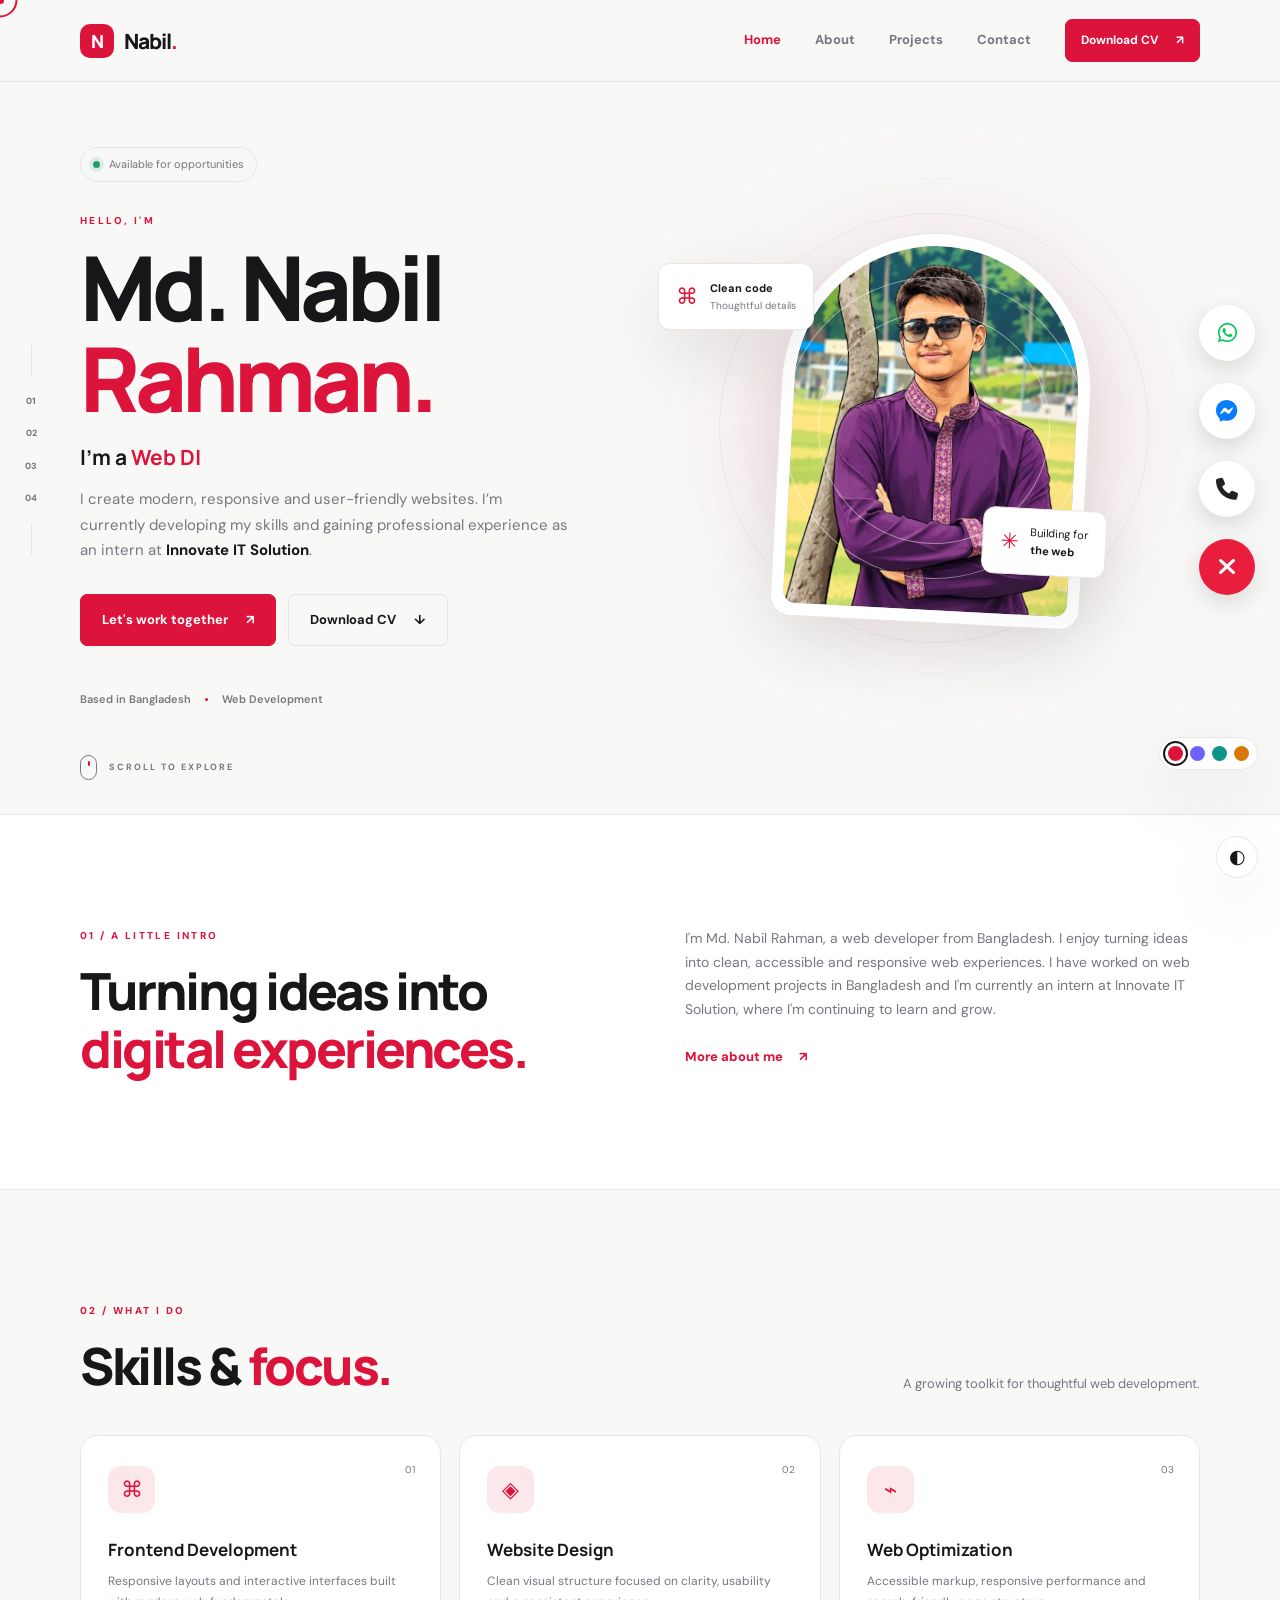
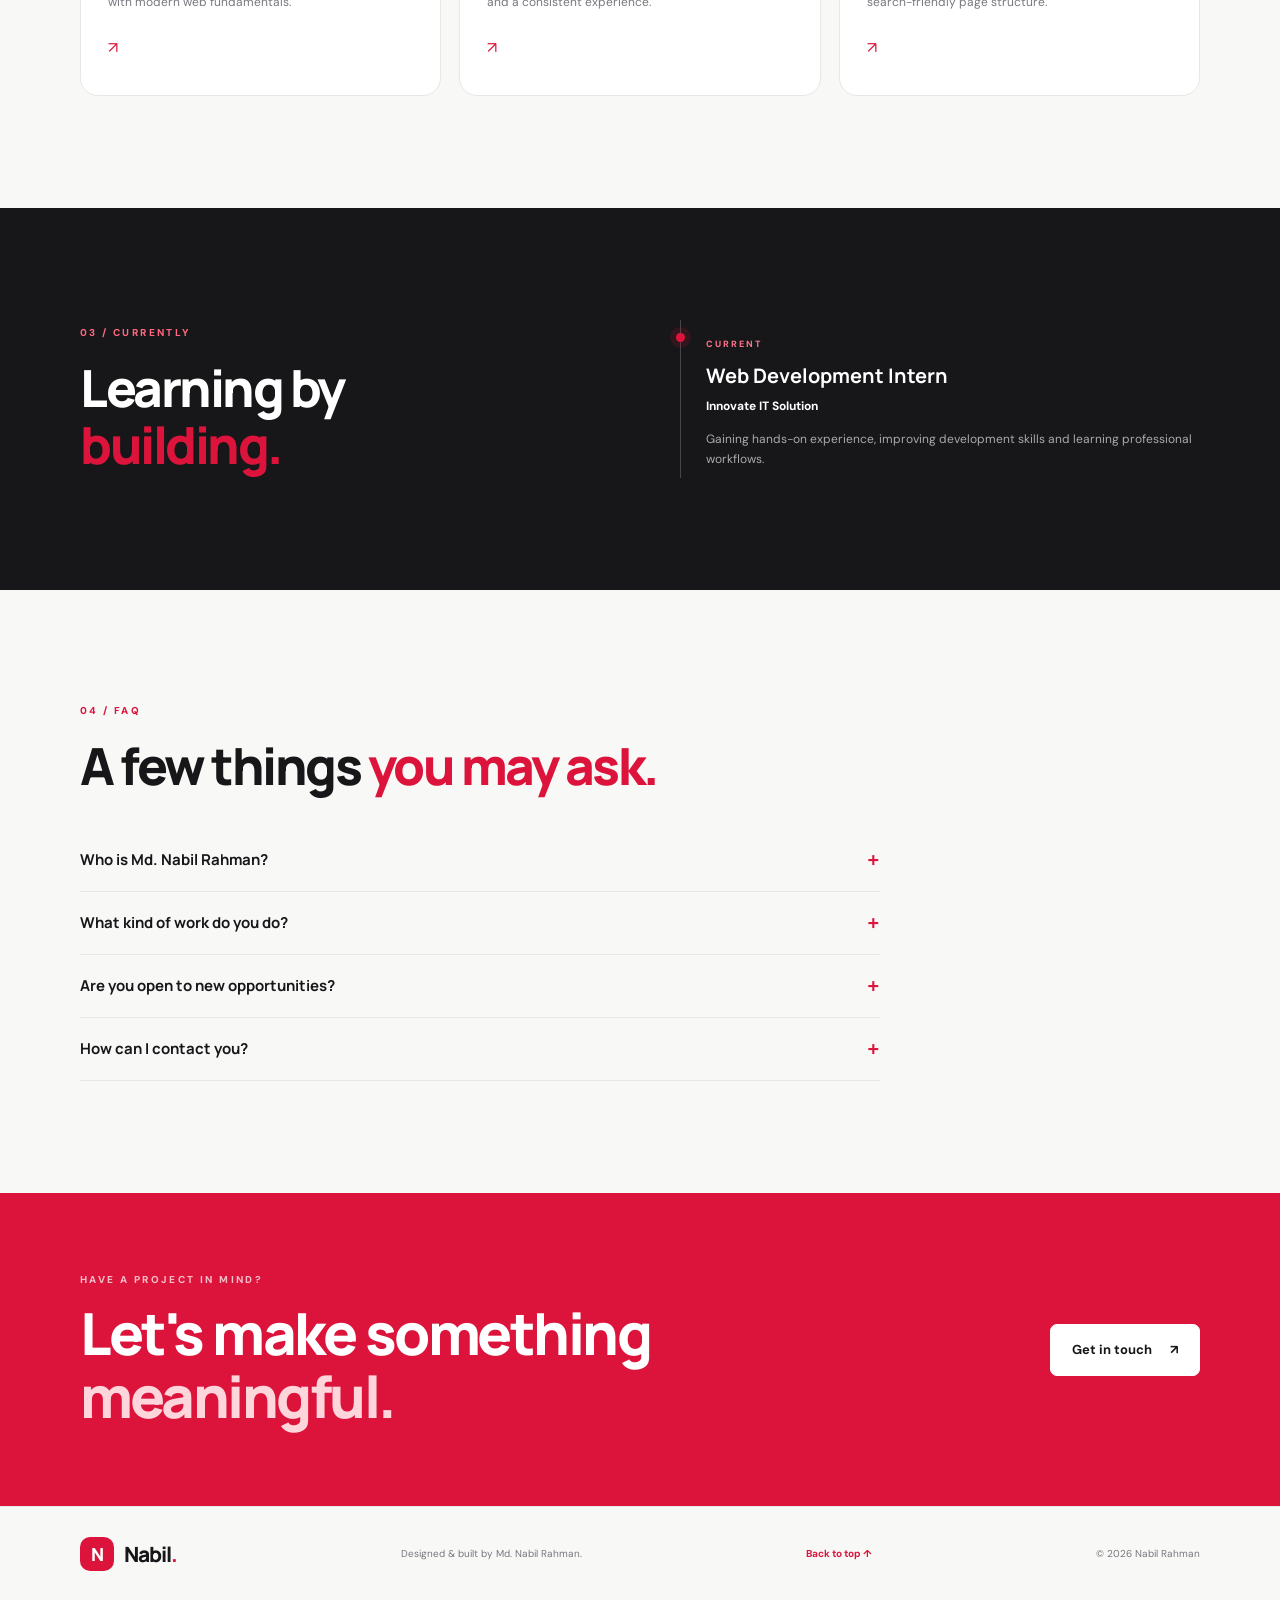
<file: index.html>
<!DOCTYPE html>
<html lang="en">

<head>
  <meta charset="UTF-8">
  <meta name="viewport" content="width=device-width, initial-scale=1.0">
  <meta name="description"
    content="Md. Nabil Rahman is a web developer from Bangladesh, currently an intern at Innovate IT Solution. Explore his skills, work and portfolio.">
  <meta name="keywords"
    content="Md. Nabil Rahman, Nabil Rahman, Web Developer Bangladesh, Frontend Developer, Web Development Portfolio">
  <meta name="author" content="Md. Nabil Rahman">
  <meta name="robots" content="index, follow">
  <meta property="og:title" content="Md. Nabil Rahman | Web Developer">
  <meta property="og:description" content="I build responsive, user-friendly websites and web experiences.">
  <meta property="og:type" content="website">
  <meta property="og:image" content="assets/images/og-cover.jpg">
  <meta name="theme-color" content="#dc143c">
  <title>Md. Nabil Rahman | Web Developer Portfolio</title>
  <link rel="stylesheet"href="https://cdnjs.cloudflare.com/ajax/libs/font-awesome/6.5.2/css/all.min.css">
  <link rel="canonical" href="https://your-domain.com/">
  <link rel="icon" href="assets/images/favicon.svg" type="image/svg+xml">
  <link rel="preconnect" href="https://fonts.googleapis.com">
  <link rel="preconnect" href="https://fonts.gstatic.com" crossorigin>
  <link
    href="https://fonts.googleapis.com/css2?family=DM+Sans:wght@400;500;600;700&family=Manrope:wght@400;500;600;700;800&display=swap"
    rel="stylesheet">
  <link rel="stylesheet" href="./assets/css/style.css">
  <link rel="stylesheet" href="./assets/css/responsive.css">
  <script type="application/ld+json">
  {"@context":"https://schema.org","@type":"Person","name":"Md. Nabil Rahman","jobTitle":"Web Developer","description":"Web developer from Bangladesh and intern at Innovate IT Solution.","worksFor":{"@type":"Organization","name":"Innovate IT Solution"},"url":"https://your-domain.com/"}
  </script>
</head>


<body>
  <a class="skip-link" href="#main">Skip to content</a>
  <header class="site-header" id="top">
    <nav class="nav container" aria-label="Main navigation">
      <a class="nav-logo" href="index.html" aria-label="Nabil Rahman home"><span
          class="logo-mark">N</span><span>Nabil<span class="accent">.</span></span></a>
      <button class="menu-toggle" id="menuToggle" aria-label="Open navigation"
        aria-expanded="false"><span></span><span></span><span></span></button>
      <div class="nav-menu" id="navMenu">
        <a class="nav-link active" href="index.html">Home</a>
        <a class="nav-link" href="about.html">About</a>
        <a class="nav-link" href="projects.html">Projects</a>
        <a class="nav-link" href="#contact">Contact</a>
        <a class="button button-small nav-cta" href="assets/cv/nabil-rahman-cv.pdf" download>Download CV
          <span>↗</span></a>
      </div>
    </nav>
  </header>

  <aside class="sidebar" aria-label="Quick links">
    <span class="sidebar-line"></span>
    <a href="#home" aria-label="Home">01</a><a href="#about" aria-label="About">02</a><a href="#services"
      aria-label="Services">03</a><a href="#faq" aria-label="FAQ">04</a>
    <span class="sidebar-line"></span>
  </aside>

  <main id="main">
    <section class="hero section container" id="home">
      <div class="hero-copy">
        <div class="eyebrow"><span class="status-dot"></span> Available for opportunities</div>
        <p class="overline">HELLO, I'M</p>
        <h1>Md. Nabil<br><span class="accent">Rahman.</span></h1>
        <h2 class="hero-role">I'm a <span class="typed-text" id="typedText">Web Developer</span><span
            class="typing-cursor">|</span></h2>
        <p class="hero-description">I create modern, responsive and user-friendly websites. I’m currently developing my
          skills and gaining professional experience as an intern at <strong>Innovate IT Solution</strong>.</p>
        <div class="hero-actions">
          <a class="button" href="#contact">Let's work together <span>↗</span></a>
          <a class="button button-ghost" href="assets/cv/nabil-rahman-cv.pdf" download>Download CV <span>↓</span></a>
        </div>
        <div class="hero-meta"><span>Based in Bangladesh</span><span class="meta-divider"></span><span>Web
            Development</span></div>
      </div>
      <div class="hero-visual">
        <div class="visual-glow"></div>
        <div class="portrait-frame">
          <div class="portrait-placeholder">
            <img src="./assets/images/portfolio_img.jpeg" alt="Md. Nabil Rahman" class="profile-image">
          </div>
          <div class="portrait-tag"><span class="tag-icon">✳</span><span>Building for<br><strong>the web</strong></span>
          </div>
        </div>
        <div class="floating-card"><span class="floating-icon">⌘</span><span><strong>Clean
              code</strong><small>Thoughtful details</small></span></div>
        <span class="hero-orbit orbit-one"></span><span class="hero-orbit orbit-two"></span>
      </div>
      <a class="scroll-cue" href="#about"><span class="scroll-mouse"></span> SCROLL TO EXPLORE</a>
    </section>

    <section class="section section-soft" id="about">
      <div class="container split-section">
        <div>
          <p class="section-kicker">01 / A LITTLE INTRO</p>
          <h2 class="section-title">Turning ideas into<br><span class="accent">digital experiences.</span></h2>
        </div>
        <div class="section-copy">
          <p>I'm Md. Nabil Rahman, a web developer from Bangladesh. I enjoy turning ideas into clean, accessible and
            responsive web experiences. I have worked on web development projects in Bangladesh and I'm currently an
            intern at Innovate IT Solution, where I'm continuing to learn and grow.</p><a class="text-link"
            href="about.html">More about me <span>↗</span></a>
        </div>
      </div>
    </section>

    <section class="section container" id="services">
      <p class="section-kicker">02 / WHAT I DO</p>
      <div class="section-heading-row">
        <h2 class="section-title">Skills & <span class="accent">focus.</span></h2>
        <p class="muted">A growing toolkit for thoughtful web development.</p>
      </div>
      <div class="service-grid">
        <article class="service-card"><span class="card-number">01</span>
          <div class="service-icon">⌘</div>
          <h3>Frontend Development</h3>
          <p>Responsive layouts and interactive interfaces built with modern web fundamentals.</p><span
            class="card-arrow">↗</span>
        </article>
        <article class="service-card"><span class="card-number">02</span>
          <div class="service-icon">◈</div>
          <h3>Website Design</h3>
          <p>Clean visual structure focused on clarity, usability and a consistent experience.</p><span
            class="card-arrow">↗</span>
        </article>
        <article class="service-card"><span class="card-number">03</span>
          <div class="service-icon">⌁</div>
          <h3>Web Optimization</h3>
          <p>Accessible markup, responsive performance and search-friendly page structure.</p><span
            class="card-arrow">↗</span>
        </article>
      </div>
    </section>

    <section class="section section-dark" id="journey">
      <div class="container journey-grid">
        <div>
          <p class="section-kicker">03 / CURRENTLY</p>
          <h2 class="section-title">Learning by<br><span class="accent">building.</span></h2>
        </div>
        <div class="timeline-item"><span class="timeline-dot"></span>
          <div><span class="timeline-date">CURRENT</span>
            <h3>Web Development Intern</h3>
            <p class="timeline-company">Innovate IT Solution</p>
            <p class="muted">Gaining hands-on experience, improving development skills and learning professional
              workflows.</p>
          </div>
        </div>
      </div>
    </section>

    <section class="section container" id="faq">
      <p class="section-kicker">04 / FAQ</p>
      <h2 class="section-title">A few things <span class="accent">you may ask.</span></h2>
      <div class="faq-list">
        <details class="faq-item">
          <summary>Who is Md. Nabil Rahman?<span>+</span></summary>
          <p>I'm a web developer from Bangladesh, currently working as an intern at Innovate IT Solution.</p>
        </details>
        <details class="faq-item">
          <summary>What kind of work do you do?<span>+</span></summary>
          <p>I focus on building responsive websites and user-friendly web experiences. You can explore the Projects
            page for portfolio examples.</p>
        </details>
        <details class="faq-item">
          <summary>Are you open to new opportunities?<span>+</span></summary>
          <p>I'm interested in suitable learning, collaboration and web development opportunities. Use the contact
            section to get in touch.</p>
        </details>
        <details class="faq-item">
          <summary>How can I contact you?<span>+</span></summary>
          <p>Send an email using the contact link below. Replace the placeholder email address with your active email
            before publishing.</p>
        </details>
      </div>
    </section>

    <section class="contact-section" id="contact">
      <div class="container contact-inner">
        <div>
          <p class="section-kicker">HAVE A PROJECT IN MIND?</p>
          <h2>Let's make something<br><span class="accent">meaningful.</span></h2>
        </div><a class="button button-light" href="mailto:your-email@example.com">Get in touch <span>↗</span></a>
      </div>
    </section>
  </main>

  <footer class="site-footer">
    <div class="container footer-inner"><a class="nav-logo" href="index.html"><span
          class="logo-mark">N</span><span>Nabil<span class="accent">.</span></span></a>
      <p>Designed & built by Md. Nabil Rahman.</p><a href="#top" class="back-top">Back to top ↑</a><span
        class="copyright">© <span id="year"></span> Nabil Rahman</span>
    </div>
  </footer>
  <button class="theme-toggle" id="themeToggle" aria-label="Toggle dark and light theme" title="Toggle theme">◐</button>
  <div class="color-switcher" aria-label="Choose accent color"><button data-color="#dc143c" class="swatch active"
      aria-label="Crimson"></button><button data-color="#6c63ff" class="swatch violet"
      aria-label="Violet"></button><button data-color="#0d9488" class="swatch teal" aria-label="Teal"></button><button
      data-color="#d97706" class="swatch amber" aria-label="Amber"></button></div>
  <button class="scroll-top" id="scrollTop" aria-label="Scroll to top">↑</button>
  <script src="./assets/js/app.js" defer></script>


    <!-- Floating Contact Widget -->
<div class="floating-contact">

    <a href="https://wa.me/8801XXXXXXXXX"
       target="_blank"
       class="contact-btn whatsapp"
       aria-label="WhatsApp">
        <i class="fa-brands fa-whatsapp"></i>
    </a>

    <a href="https://m.me/yourusername"
       target="_blank"
       class="contact-btn messenger"
       aria-label="Messenger">
        <i class="fa-brands fa-facebook-messenger"></i>
    </a>

    <a href="tel:+8801XXXXXXXXX"
       class="contact-btn phone"
       aria-label="Call">
        <i class="fa-solid fa-phone"></i>
    </a>

    <button class="contact-toggle" id="contactToggle"
            aria-label="Close contact menu">
        <i class="fa-solid fa-xmark"></i>
    </button>

</div>

<div id="customCursor">
    <div class="cursor-dot"></div>
</div>

</body>

</html>
</file>
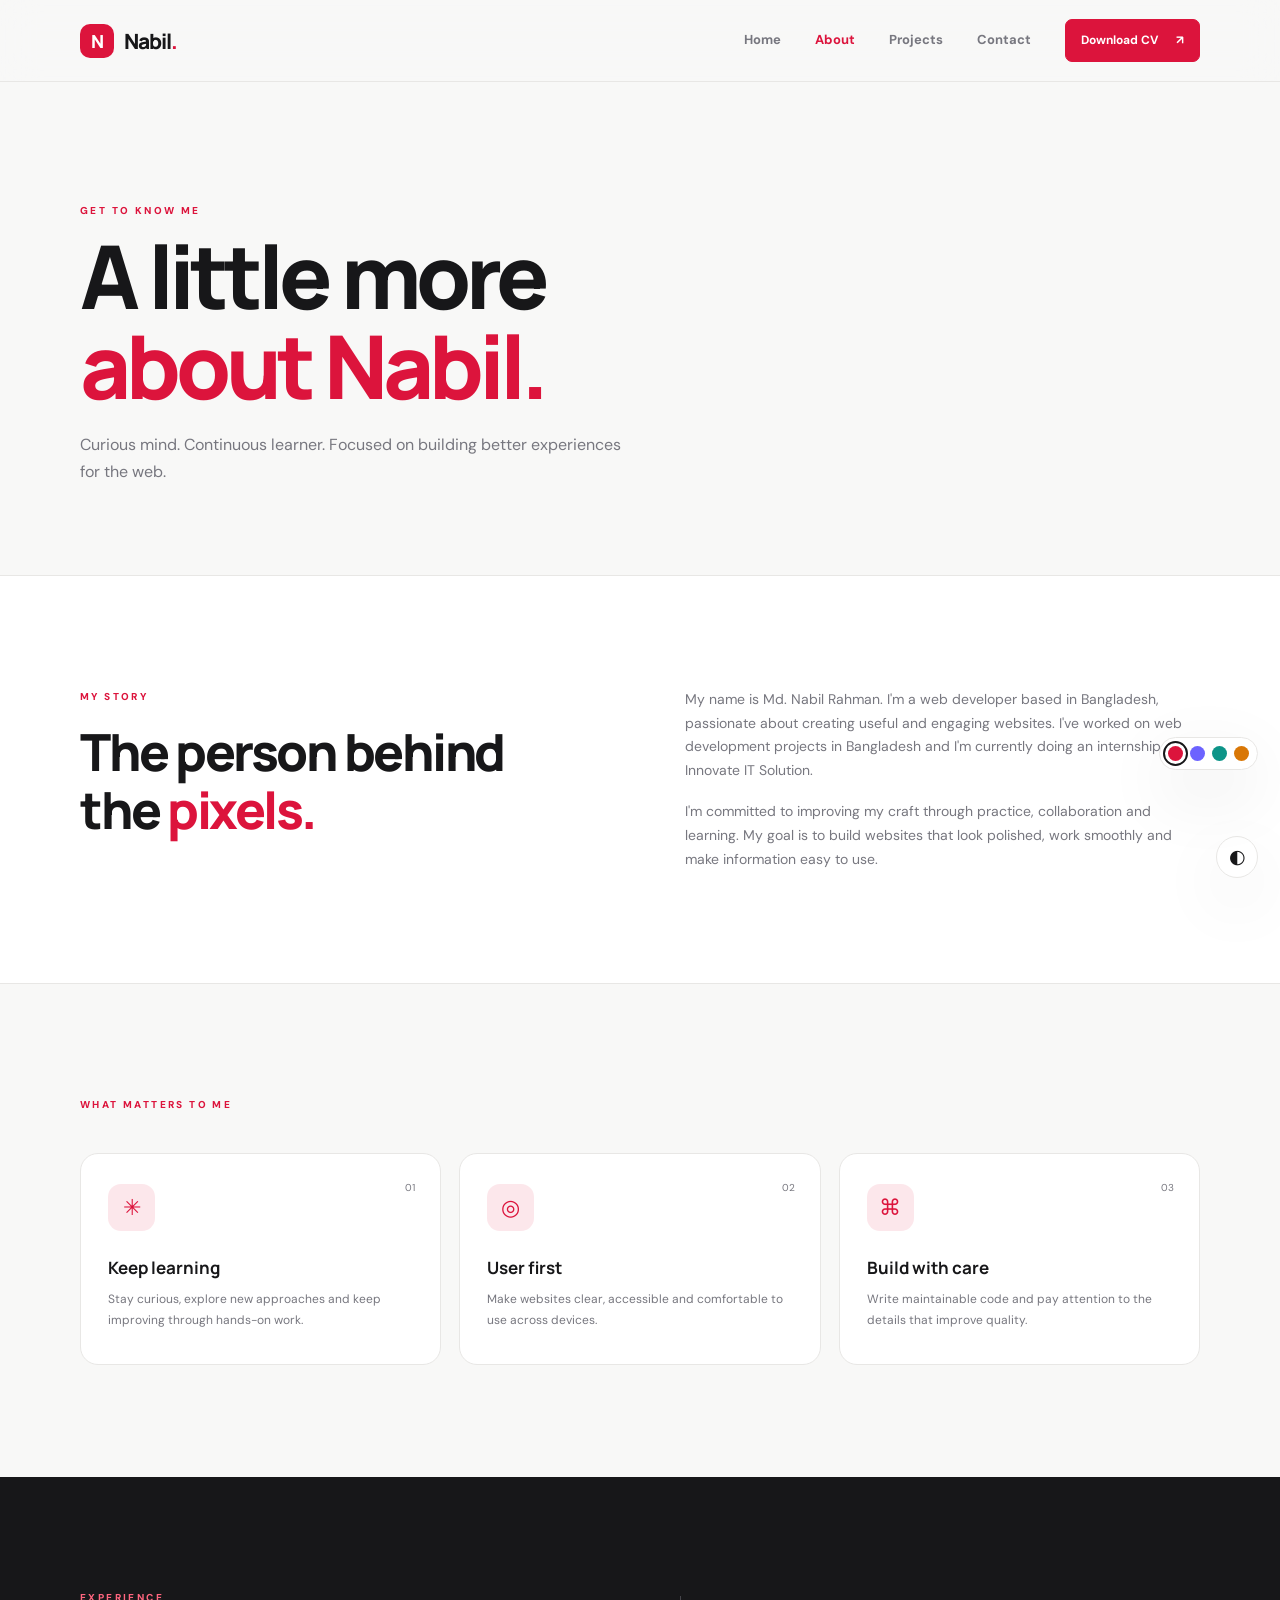
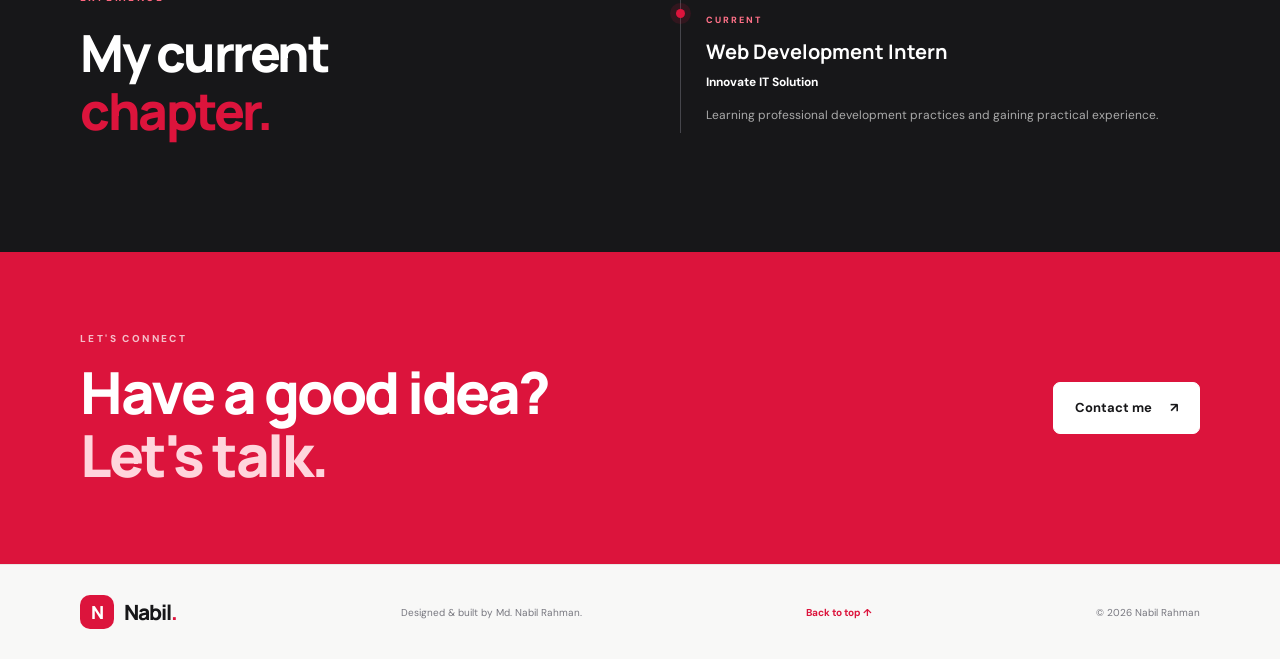
<file: about.html>
<!DOCTYPE html>
<html lang="en">
<head>
  <meta charset="UTF-8"><meta name="viewport" content="width=device-width, initial-scale=1.0">
  <meta name="description" content="Learn more about Md. Nabil Rahman, a web developer from Bangladesh and intern at Innovate IT Solution.">
  <meta name="author" content="Md. Nabil Rahman"><meta name="robots" content="index, follow"><meta name="theme-color" content="#dc143c">
  <title>About Md. Nabil Rahman | Web Developer</title><link rel="canonical" href="https://your-domain.com/about.html">
  <link rel="preconnect" href="https://fonts.googleapis.com"><link rel="preconnect" href="https://fonts.gstatic.com" crossorigin><link href="https://fonts.googleapis.com/css2?family=DM+Sans:wght@400;500;600;700&family=Manrope:wght@400;500;600;700;800&display=swap" rel="stylesheet">
  <link rel="stylesheet" href="assets/css/style.css"><link rel="stylesheet" href="assets/css/responsive.css">
</head>
<body><a class="skip-link" href="#main">Skip to content</a>
<header class="site-header"><nav class="nav container" aria-label="Main navigation"><a class="nav-logo" href="index.html"><span class="logo-mark">N</span><span>Nabil<span class="accent">.</span></span></a><button class="menu-toggle" id="menuToggle" aria-label="Open navigation" aria-expanded="false"><span></span><span></span><span></span></button><div class="nav-menu" id="navMenu"><a class="nav-link" href="index.html">Home</a><a class="nav-link active" href="about.html">About</a><a class="nav-link" href="projects.html">Projects</a><a class="nav-link" href="index.html#contact">Contact</a><a class="button button-small nav-cta" href="assets/cv/nabil-rahman-cv.pdf" download>Download CV <span>↗</span></a></div></nav></header>
<main id="main"><section class="page-hero container"><p class="section-kicker">GET TO KNOW ME</p><h1 class="page-title">A little more<br><span class="accent">about Nabil.</span></h1><p class="page-lead">Curious mind. Continuous learner. Focused on building better experiences for the web.</p></section>
<section class="section section-soft"><div class="container split-section"><div><p class="section-kicker">MY STORY</p><h2 class="section-title">The person behind<br>the <span class="accent">pixels.</span></h2></div><div class="section-copy"><p>My name is Md. Nabil Rahman. I'm a web developer based in Bangladesh, passionate about creating useful and engaging websites. I've worked on web development projects in Bangladesh and I'm currently doing an internship at Innovate IT Solution.</p><p>I'm committed to improving my craft through practice, collaboration and learning. My goal is to build websites that look polished, work smoothly and make information easy to use.</p></div></div></section>
<section class="section container"><p class="section-kicker">WHAT MATTERS TO ME</p><div class="service-grid"><article class="service-card"><span class="card-number">01</span><div class="service-icon">✳</div><h3>Keep learning</h3><p>Stay curious, explore new approaches and keep improving through hands-on work.</p></article><article class="service-card"><span class="card-number">02</span><div class="service-icon">◎</div><h3>User first</h3><p>Make websites clear, accessible and comfortable to use across devices.</p></article><article class="service-card"><span class="card-number">03</span><div class="service-icon">⌘</div><h3>Build with care</h3><p>Write maintainable code and pay attention to the details that improve quality.</p></article></div></section>
<section class="section section-dark"><div class="container journey-grid"><div><p class="section-kicker">EXPERIENCE</p><h2 class="section-title">My current<br><span class="accent">chapter.</span></h2></div><div class="timeline-item"><span class="timeline-dot"></span><div><span class="timeline-date">CURRENT</span><h3>Web Development Intern</h3><p class="timeline-company">Innovate IT Solution</p><p class="muted">Learning professional development practices and gaining practical experience.</p></div></div></div></section>
<section class="contact-section"><div class="container contact-inner"><div><p class="section-kicker">LET'S CONNECT</p><h2>Have a good idea?<br><span class="accent">Let's talk.</span></h2></div><a class="button button-light" href="index.html#contact">Contact me <span>↗</span></a></div></section></main>
<footer class="site-footer"><div class="container footer-inner"><a class="nav-logo" href="index.html"><span class="logo-mark">N</span><span>Nabil<span class="accent">.</span></span></a><p>Designed & built by Md. Nabil Rahman.</p><a href="#top" class="back-top">Back to top ↑</a><span class="copyright">© <span id="year"></span> Nabil Rahman</span></div></footer>
<button class="theme-toggle" id="themeToggle" aria-label="Toggle dark and light theme">◐</button><div class="color-switcher" aria-label="Choose accent color"><button data-color="#dc143c" class="swatch active" aria-label="Crimson"></button><button data-color="#6c63ff" class="swatch violet" aria-label="Violet"></button><button data-color="#0d9488" class="swatch teal" aria-label="Teal"></button><button data-color="#d97706" class="swatch amber" aria-label="Amber"></button></div><button class="scroll-top" id="scrollTop" aria-label="Scroll to top">↑</button><script src="assets/js/app.js" defer></script></body></html>
</file>
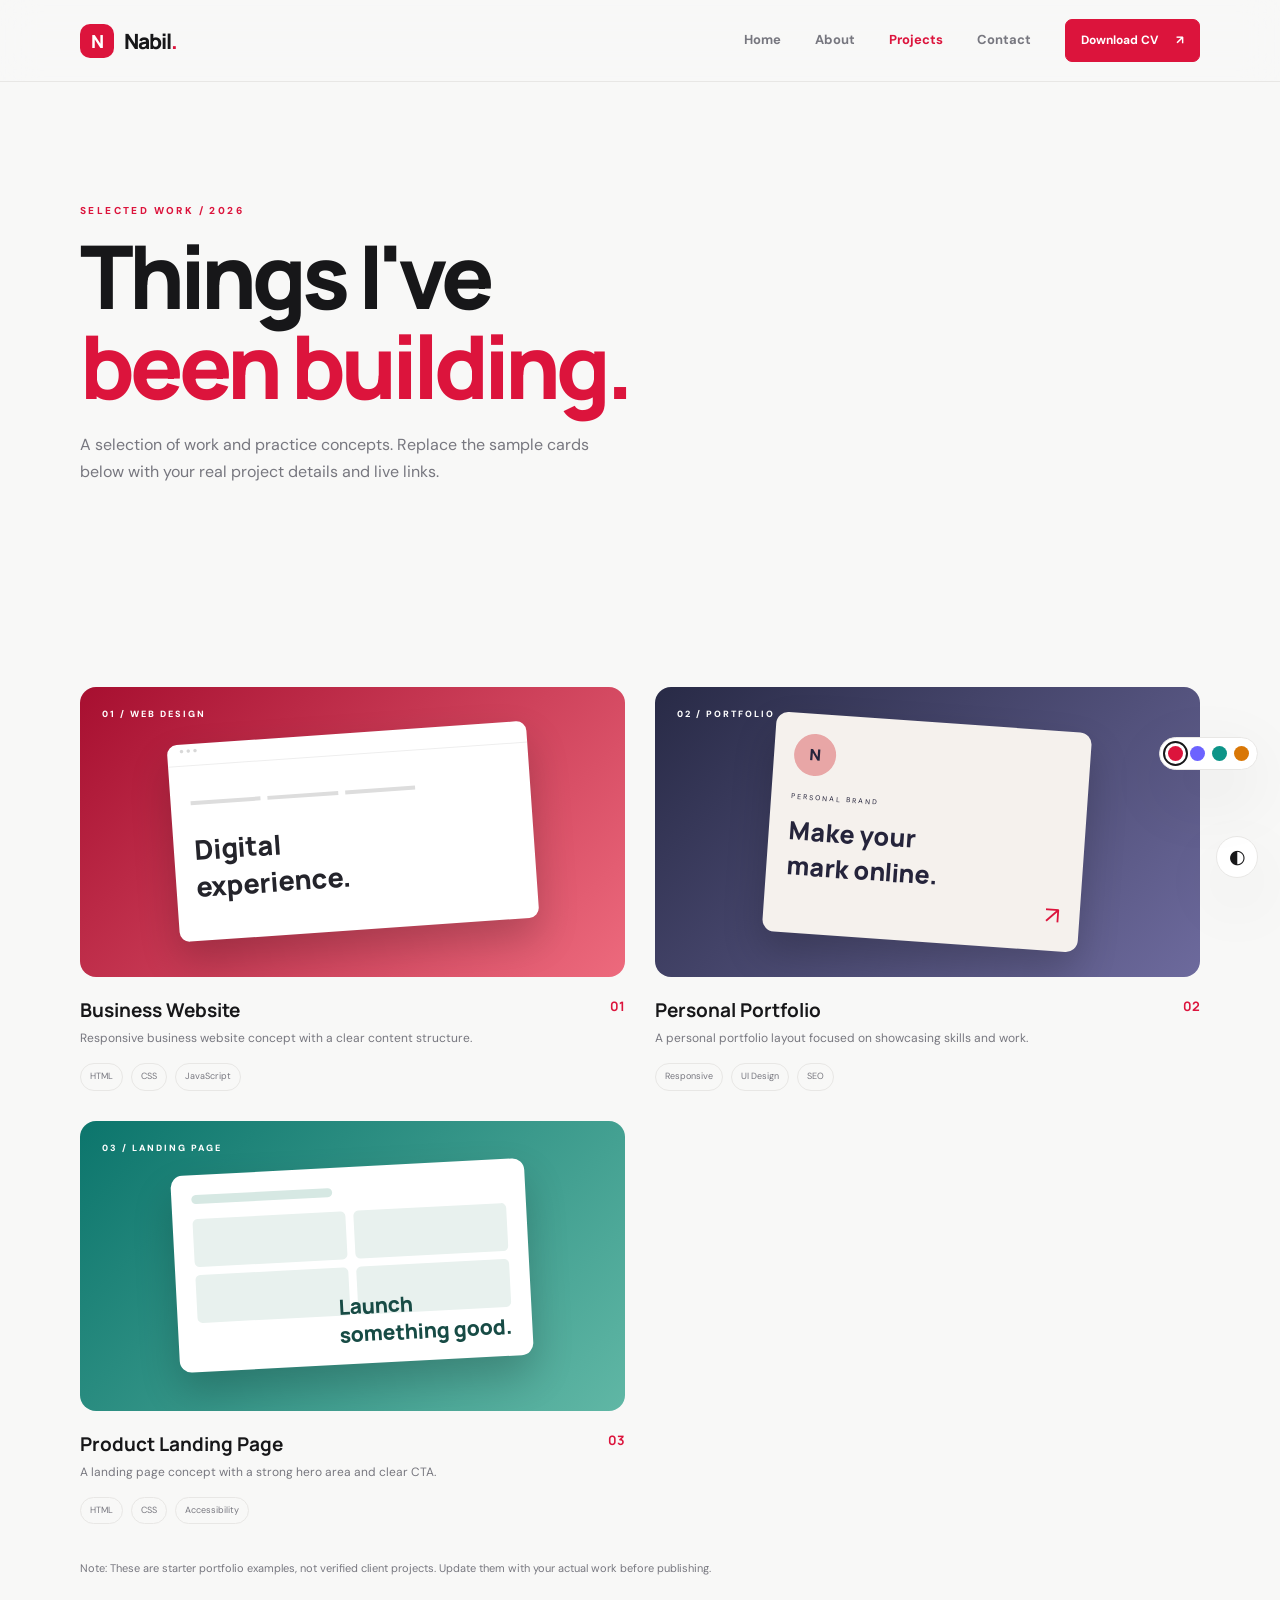
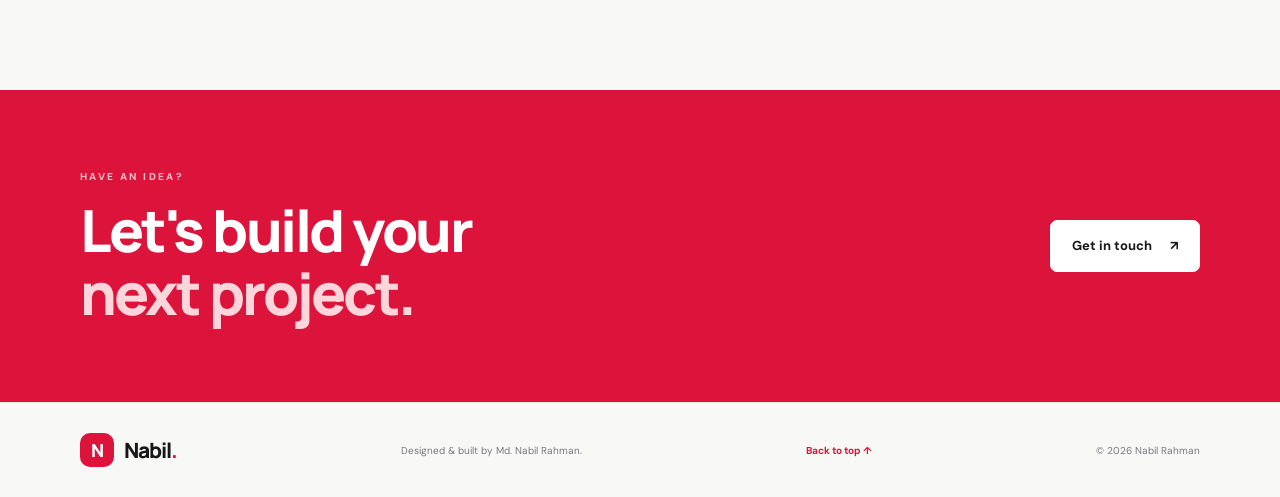
<file: projects.html>
<!DOCTYPE html>
<html lang="en">
<head>
  <meta charset="UTF-8"><meta name="viewport" content="width=device-width, initial-scale=1.0">
  <meta name="description" content="Explore web development projects and selected work by Md. Nabil Rahman.">
  <meta name="author" content="Md. Nabil Rahman"><meta name="robots" content="index, follow"><meta name="theme-color" content="#dc143c">
  <title>Projects | Md. Nabil Rahman - Web Developer</title><link rel="canonical" href="https://your-domain.com/projects.html">
  <link rel="preconnect" href="https://fonts.googleapis.com"><link rel="preconnect" href="https://fonts.gstatic.com" crossorigin><link href="https://fonts.googleapis.com/css2?family=DM+Sans:wght@400;500;600;700&family=Manrope:wght@400;500;600;700;800&display=swap" rel="stylesheet">
  <link rel="stylesheet" href="assets/css/style.css"><link rel="stylesheet" href="assets/css/responsive.css">
</head>
<body><a class="skip-link" href="#main">Skip to content</a>
<header class="site-header"><nav class="nav container" aria-label="Main navigation"><a class="nav-logo" href="index.html"><span class="logo-mark">N</span><span>Nabil<span class="accent">.</span></span></a><button class="menu-toggle" id="menuToggle" aria-label="Open navigation" aria-expanded="false"><span></span><span></span><span></span></button><div class="nav-menu" id="navMenu"><a class="nav-link" href="index.html">Home</a><a class="nav-link" href="about.html">About</a><a class="nav-link active" href="projects.html">Projects</a><a class="nav-link" href="index.html#contact">Contact</a><a class="button button-small nav-cta" href="assets/cv/nabil-rahman-cv.pdf" download>Download CV <span>↗</span></a></div></nav></header>
<main id="main"><section class="page-hero container"><p class="section-kicker">SELECTED WORK / 2026</p><h1 class="page-title">Things I've<br><span class="accent">been building.</span></h1><p class="page-lead">A selection of work and practice concepts. Replace the sample cards below with your real project details and live links.</p></section>
<section class="section container"><div class="project-grid">
<article class="project-card"><div class="project-art art-one"><span class="art-label">01 / WEB DESIGN</span><div class="mock-browser"><div class="browser-dots">● ● ●</div><div class="mock-content"><span></span><span></span><span></span><b>Digital<br>experience.</b></div></div></div><div class="project-info"><div><h2>Business Website</h2><p>Responsive business website concept with a clear content structure.</p></div><span class="project-index">01</span></div><div class="tag-row"><span>HTML</span><span>CSS</span><span>JavaScript</span></div></article>
<article class="project-card"><div class="project-art art-two"><span class="art-label">02 / PORTFOLIO</span><div class="mock-profile"><div class="mock-avatar">N</div><span>PERSONAL BRAND</span><b>Make your<br>mark online.</b><i>↗</i></div></div><div class="project-info"><div><h2>Personal Portfolio</h2><p>A personal portfolio layout focused on showcasing skills and work.</p></div><span class="project-index">02</span></div><div class="tag-row"><span>Responsive</span><span>UI Design</span><span>SEO</span></div></article>
<article class="project-card"><div class="project-art art-three"><span class="art-label">03 / LANDING PAGE</span><div class="mock-dashboard"><div class="dash-top"></div><div class="dash-grid"><span></span><span></span><span></span><span></span></div><b>Launch<br>something good.</b></div></div><div class="project-info"><div><h2>Product Landing Page</h2><p>A landing page concept with a strong hero area and clear CTA.</p></div><span class="project-index">03</span></div><div class="tag-row"><span>HTML</span><span>CSS</span><span>Accessibility</span></div></article>
</div><p class="project-note">Note: These are starter portfolio examples, not verified client projects. Update them with your actual work before publishing.</p></section>
<section class="contact-section"><div class="container contact-inner"><div><p class="section-kicker">HAVE AN IDEA?</p><h2>Let's build your<br><span class="accent">next project.</span></h2></div><a class="button button-light" href="mailto:your-email@example.com">Get in touch <span>↗</span></a></div></section></main>
<footer class="site-footer"><div class="container footer-inner"><a class="nav-logo" href="index.html"><span class="logo-mark">N</span><span>Nabil<span class="accent">.</span></span></a><p>Designed & built by Md. Nabil Rahman.</p><a href="#top" class="back-top">Back to top ↑</a><span class="copyright">© <span id="year"></span> Nabil Rahman</span></div></footer>
<button class="theme-toggle" id="themeToggle" aria-label="Toggle dark and light theme">◐</button><div class="color-switcher" aria-label="Choose accent color"><button data-color="#dc143c" class="swatch active" aria-label="Crimson"></button><button data-color="#6c63ff" class="swatch violet" aria-label="Violet"></button><button data-color="#0d9488" class="swatch teal" aria-label="Teal"></button><button data-color="#d97706" class="swatch amber" aria-label="Amber"></button></div><button class="scroll-top" id="scrollTop" aria-label="Scroll to top">↑</button><script src="assets/js/app.js" defer></script></body></html>
</file>
<file: assets/css/style.css>
/* Md. Nabil Rahman portfolio | Crimson design system */
:root{--accent:#dc143c;--bg:#f8f8f7;--surface:#fff;--text:#171719;--muted:#77777f;--line:#e8e7e5;--dark:#171719;--dark-muted:#aaa;--shadow:0 24px 70px rgba(0,0,0,.09);--radius:18px;color-scheme:light}
[data-theme="dark"]{--bg:#111113;--surface:#1b1b1f;--text:#f5f5f5;--muted:#aaaab2;--line:#303036;--dark:#09090b;--shadow:0 24px 70px rgba(0,0,0,.25);color-scheme:dark}
*{box-sizing:border-box;margin:0;padding:0}html{scroll-behavior:smooth;scroll-padding-top:90px}body{font-family:"DM Sans",sans-serif;background:var(--bg);color:var(--text);line-height:1.7;transition:background .25s,color .25s}a{color:inherit;text-decoration:none}button{font:inherit}.container{width:min(1120px,calc(100% - 48px));margin-inline:auto}.accent{color:var(--accent)}.muted{color:var(--muted)}.skip-link{position:absolute;left:-999px;top:10px;background:var(--accent);color:#fff;padding:10px 16px;z-index:1000}.skip-link:focus{left:10px}
.site-header{height:82px;position:sticky;top:0;z-index:100;background:color-mix(in srgb,var(--bg) 88%,transparent);backdrop-filter:blur(18px);border-bottom:1px solid var(--line)}.nav{height:100%;display:flex;align-items:center;justify-content:space-between}.nav-logo{display:flex;align-items:center;gap:10px;font:800 21px Manrope,sans-serif;letter-spacing:-1px}.logo-mark{width:34px;height:34px;display:grid;place-items:center;background:var(--accent);color:white;border-radius:10px;font-size:18px}.nav-menu{display:flex;align-items:center;gap:34px}.nav-link{font-size:13px;font-weight:700;color:var(--muted);transition:color .2s}.nav-link:hover,.nav-link.active{color:var(--accent)}.button{display:inline-flex;align-items:center;gap:18px;padding:14px 21px;background:var(--accent);color:#fff;border:1px solid var(--accent);border-radius:7px;font-weight:700;font-size:13px;transition:transform .2s,box-shadow .2s}.button:hover{transform:translateY(-3px);box-shadow:0 10px 25px color-mix(in srgb,var(--accent) 25%,transparent)}.button-small{padding:10px 15px;font-size:12px}.button-ghost{background:transparent;color:var(--text);border-color:var(--line)}.menu-toggle{display:none;background:none;border:0;color:var(--text)}
.section{padding-block:112px}.hero{min-height:690px;display:grid;grid-template-columns:1.05fr .95fr;align-items:center;position:relative;padding-top:65px;padding-bottom:105px}.eyebrow{display:inline-flex;align-items:center;gap:9px;padding:7px 12px;border:1px solid var(--line);border-radius:30px;font-size:11px;color:var(--muted);margin-bottom:30px}.status-dot{width:7px;height:7px;background:#22a06b;border-radius:50%;box-shadow:0 0 0 4px #22a06b20}.overline,.section-kicker{font-size:10px;letter-spacing:2.4px;font-weight:800;color:var(--accent)}.hero h1,.page-title{font:800 clamp(54px,7vw,90px)/1.02 Manrope,sans-serif;letter-spacing:-5px;margin:12px 0 20px}.hero-role{font:700 21px Manrope,sans-serif;margin-bottom:16px}.typed-text{color:var(--accent)}.typing-cursor{color:var(--accent);animation:blink .7s infinite}@keyframes blink{50%{opacity:0}}.hero-description{max-width:490px;color:var(--muted);font-size:15px}.hero-description strong{color:var(--text)}.hero-actions{display:flex;gap:12px;margin-top:30px;flex-wrap:wrap}.hero-meta{display:flex;align-items:center;gap:14px;margin-top:44px;color:var(--muted);font-size:11px;font-weight:600}.meta-divider{height:3px;width:3px;border-radius:50%;background:var(--accent)}.hero-visual{height:490px;position:relative;display:grid;place-items:center}.visual-glow{position:absolute;width:340px;height:340px;background:color-mix(in srgb,var(--accent) 12%,transparent);filter:blur(70px);border-radius:50%}.portrait-frame{width:310px;height:390px;position:relative;z-index:2;padding:12px;border:1px solid var(--line);border-radius:170px 170px 22px 22px;background:var(--surface);box-shadow:var(--shadow);transform:rotate(3deg)}.portrait-placeholder{width:100%;height:100%;border-radius:160px 160px 14px 14px;background:linear-gradient(145deg,#f4dfe3,#d7d1d4 55%,#a9a6ad);display:flex;flex-direction:column;align-items:center;justify-content:center;color:#fff;position:relative;overflow:hidden}.portrait-placeholder:before,.portrait-placeholder:after{content:"";position:absolute;border:1px solid #ffffff70;border-radius:50%;width:230px;height:230px}.portrait-placeholder:after{width:300px;height:300px}.portrait-initials{font:800 80px Manrope,sans-serif;color:#fff;text-shadow:0 5px 25px #0002}.portrait-caption{font-size:9px;letter-spacing:2px;color:#fff}.portrait-tag,.floating-card{position:absolute;z-index:3;background:var(--surface);border:1px solid var(--line);box-shadow:var(--shadow);border-radius:12px;padding:14px 17px;display:flex;align-items:center;gap:12px;font-size:11px}.portrait-tag{right:-24px;bottom:52px}.tag-icon,.floating-icon{font-size:22px;color:var(--accent)}.floating-card{left:-10px;top:80px}.floating-card strong,.floating-card small{display:block}.floating-card small{color:var(--muted);font-size:10px}.hero-orbit{position:absolute;border:1px solid var(--line);border-radius:50%;width:430px;height:430px}.orbit-two{width:490px;height:490px;border-style:dashed;opacity:.55}.scroll-cue{position:absolute;bottom:34px;left:0;display:flex;align-items:center;gap:12px;font-size:9px;letter-spacing:2px;color:var(--muted);font-weight:700}.scroll-mouse{width:17px;height:25px;border:1px solid var(--muted);border-radius:10px;position:relative}.scroll-mouse:after{content:"";position:absolute;top:5px;left:7px;width:2px;height:5px;background:var(--accent);border-radius:2px}
.section-soft{background:var(--surface);border-block:1px solid var(--line)}.split-section{display:grid;grid-template-columns:1fr 1fr;gap:90px;align-items:start}.section-title{font:800 clamp(34px,4vw,53px)/1.13 Manrope,sans-serif;letter-spacing:-2.5px;margin-top:18px}.section-copy{color:var(--muted);font-size:14px}.section-copy p+p{margin-top:17px}.text-link{display:inline-flex;gap:16px;align-items:center;margin-top:24px;color:var(--accent);font-size:13px;font-weight:800}.section-heading-row{display:flex;align-items:end;justify-content:space-between;margin-bottom:38px}.section-heading-row .section-title{margin-bottom:0}.section-heading-row .muted{font-size:13px}.service-grid{display:grid;grid-template-columns:repeat(3,1fr);gap:18px;margin-top:40px}.service-card{position:relative;padding:30px 27px 34px;border:1px solid var(--line);border-radius:var(--radius);background:var(--surface);transition:transform .25s,border-color .25s}.service-card:hover{transform:translateY(-7px);border-color:var(--accent)}.card-number{position:absolute;right:25px;top:25px;color:var(--muted);font-size:10px}.service-icon{width:47px;height:47px;display:grid;place-items:center;background:color-mix(in srgb,var(--accent) 10%,transparent);color:var(--accent);border-radius:13px;font-size:22px;margin-bottom:25px}.service-card h3{font:700 17px Manrope,sans-serif;margin-bottom:10px}.service-card p{color:var(--muted);font-size:12px}.card-arrow{display:block;color:var(--accent);margin-top:22px}.section-dark{background:var(--dark);color:#fff}.section-dark .section-kicker{color:#ff667f}.journey-grid{display:grid;grid-template-columns:1fr 1fr;gap:80px;align-items:center}.timeline-item{display:flex;gap:20px;border-left:1px solid #45454b;padding:8px 0 8px 25px;position:relative}.timeline-dot{position:absolute;width:9px;height:9px;border-radius:50%;background:var(--accent);left:-5px;top:13px;box-shadow:0 0 0 6px #dc143c22}.timeline-date{font-size:9px;letter-spacing:2px;color:#ff7188;font-weight:800}.timeline-item h3{font:700 20px Manrope,sans-serif;margin:7px 0}.timeline-company{color:#fff;font-size:12px;font-weight:700;margin-bottom:12px}.section-dark .muted{color:var(--dark-muted);font-size:12px}.faq-list{max-width:800px;margin-top:35px}.faq-item{border-bottom:1px solid var(--line);padding:20px 0}.faq-item summary{cursor:pointer;list-style:none;display:flex;justify-content:space-between;gap:20px;font:700 15px Manrope,sans-serif}.faq-item summary::-webkit-details-marker{display:none}.faq-item summary span{color:var(--accent);font-size:22px;line-height:1}.faq-item[open] summary span{transform:rotate(45deg)}.faq-item p{color:var(--muted);font-size:13px;max-width:680px;padding-top:14px}
.contact-section{background:var(--accent);color:#fff;padding-block:78px}.contact-inner{display:flex;justify-content:space-between;align-items:center;gap:30px}.contact-inner .section-kicker{color:#ffffffb8}.contact-inner h2{font:800 clamp(36px,5vw,58px)/1.08 Manrope,sans-serif;letter-spacing:-2.5px;margin-top:14px}.contact-inner .accent{color:#ffd5dc}.button-light{background:#fff;color:#171719;border-color:#fff}.site-footer{padding-block:30px;border-top:1px solid var(--line)}.footer-inner{display:flex;align-items:center;justify-content:space-between;gap:20px;flex-wrap:wrap}.footer-inner p,.copyright,.back-top{font-size:10px;color:var(--muted)}.back-top{font-weight:700;color:var(--accent)}
.sidebar{position:fixed;left:25px;top:50%;transform:translateY(-50%);z-index:20;display:flex;flex-direction:column;align-items:center;gap:17px}.sidebar a{font-size:9px;color:var(--muted);font-weight:800}.sidebar a:hover{color:var(--accent)}.sidebar-line{height:32px;width:1px;background:var(--line)}.theme-toggle,.scroll-top{position:fixed;right:22px;z-index:110;width:42px;height:42px;border-radius:50%;border:1px solid var(--line);background:var(--surface);color:var(--text);box-shadow:var(--shadow);cursor:pointer}.theme-toggle{bottom:22px;font-size:19px}.scroll-top{bottom:75px;opacity:0;pointer-events:none;transform:translateY(10px);transition:.2s;color:var(--accent);font-size:20px}.scroll-top.visible{opacity:1;pointer-events:auto;transform:translateY(0)}.color-switcher{position:fixed;right:22px;bottom:130px;z-index:110;display:flex;gap:7px;padding:8px;background:var(--surface);border:1px solid var(--line);border-radius:30px;box-shadow:var(--shadow)}.swatch{width:15px;height:15px;border:0;border-radius:50%;background:#dc143c;cursor:pointer}.swatch.active{outline:2px solid var(--text);outline-offset:3px}.swatch.violet{background:#6c63ff}.swatch.teal{background:#0d9488}.swatch.amber{background:#d97706}
.page-hero{padding-block:120px 90px}.page-title{font-size:clamp(55px,8vw,88px)}.page-lead{max-width:550px;color:var(--muted);font-size:16px}.project-grid{display:grid;grid-template-columns:repeat(2,1fr);gap:30px}.project-card{min-width:0}.project-art{height:290px;border-radius:16px;position:relative;overflow:hidden;display:grid;place-items:center}.art-label{position:absolute;top:20px;left:22px;font-size:9px;letter-spacing:2px;font-weight:800;color:#fff;z-index:2}.art-one{background:linear-gradient(135deg,#a70f30,#ed6a7d)}.art-two{background:linear-gradient(135deg,#282a46,#6d6a9d)}.art-three{background:linear-gradient(135deg,#0c756c,#60b7a5)}.mock-browser{width:66%;height:68%;background:#fff;border-radius:10px;box-shadow:0 20px 40px #0003;overflow:hidden;transform:rotate(-4deg)}.browser-dots{height:22px;padding-left:12px;color:#d8d8d8;font-size:8px;border-bottom:1px solid #eee}.mock-content{padding:20px;color:#24242b}.mock-content span{display:inline-block;width:22%;height:4px;background:#ddd;margin-right:7px}.mock-content b{display:block;font:800 27px Manrope,sans-serif;margin-top:18px}.mock-profile{width:58%;height:76%;background:#f5f1ed;border-radius:12px;padding:20px;position:relative;transform:rotate(4deg);color:#25243b;box-shadow:0 20px 40px #0003}.mock-avatar{width:42px;height:42px;border-radius:50%;background:#e8a6a6;display:grid;place-items:center;font-weight:800}.mock-profile span{display:block;font-size:7px;letter-spacing:2px;margin-top:16px}.mock-profile b{display:block;font:800 25px Manrope,sans-serif;margin-top:10px}.mock-profile i{position:absolute;right:20px;bottom:15px;color:#dc143c;font-size:24px}.mock-dashboard{width:65%;height:68%;background:#fff;border-radius:12px;padding:20px;position:relative;transform:rotate(-3deg);box-shadow:0 20px 40px #0003}.dash-top{height:9px;width:45%;background:#d6e8e3;border-radius:10px}.dash-grid{display:grid;grid-template-columns:1fr 1fr;gap:8px;margin-top:15px}.dash-grid span{height:48px;background:#e8f1ee;border-radius:5px}.mock-dashboard b{position:absolute;bottom:16px;right:20px;color:#174b45;font:800 21px Manrope,sans-serif}.project-info{display:flex;justify-content:space-between;gap:15px;margin-top:20px}.project-info h2{font:700 19px Manrope,sans-serif}.project-info p{color:var(--muted);font-size:12px;margin-top:5px}.project-index{color:var(--accent);font:700 13px Manrope}.tag-row{display:flex;gap:8px;flex-wrap:wrap;margin-top:15px}.tag-row span{font-size:9px;color:var(--muted);border:1px solid var(--line);padding:5px 9px;border-radius:20px}.project-note{font-size:11px;color:var(--muted);margin-top:35px}
.portrait-placeholder {
    overflow: hidden;
}

.profile-image {
    width: 100%;
    height: 100%;
    display: block;
    object-fit: cover;
    object-position: center;
    border-radius: inherit;
}


/* Floating Contact Widget */

.floating-contact {
    position: fixed;
    right: 35px;
    bottom: 35px;
    z-index: 9999;

    display: flex;
    flex-direction: column;
    align-items: center;
    gap: 22px;
}

.contact-btn,
.contact-toggle {
    width: 56px;
    height: 56px;
    border-radius: 50%;

    display: flex;
    align-items: center;
    justify-content: center;

    font-size: 22px;
    text-decoration: none;
    border: none;
    cursor: pointer;

    background: #fff;
    color: #222;

    box-shadow: 0 8px 25px rgba(0,0,0,0.13);
    transition: all 0.3s ease;
}

.contact-btn:hover,
.contact-toggle:hover {
    transform: translateY(-5px) scale(1.05);
}

/* WhatsApp */

.whatsapp {
    color: #00c853;
}

/* Messenger */

.messenger {
    color: #087cff;
}

/* Phone */

.phone {
    color: #222;
}

/* Close Button */

.contact-toggle {
    background: #e91e3d;
    color: #fff;
    font-size: 25px;
}

/* Mobile Responsive */

@media (max-width: 576px) {
    .floating-contact {
        right: 18px;
        bottom: 22px;
        gap: 16px;
    }

    .contact-btn,
    .contact-toggle {
        width: 52px;
        height: 52px;
        font-size: 20px;
    }
}

/* Fix Floating Contact Widget Position */

.floating-contact {
    position: fixed;
    right: 25px;
    bottom: 110px; /* আগের 35px পরিবর্তন */
    z-index: 999;
}

/* Mobile Responsive */
@media (max-width: 576px) {
    .floating-contact {
        right: 15px;
        bottom: 100px;
    }
}


/* Floating Contact Widget - Final Position Fix */

.floating-contact {
    position: fixed;
    right: 25px;
    top: 50%;
    bottom: auto;
    transform: translateY(-50%);
    z-index: 999;
}

/* Mobile Responsive */
@media (max-width: 576px) {
    .floating-contact {
        right: 12px;
        top: 50%;
        bottom: auto;
        transform: translateY(-50%);
        gap: 14px;
    }
}


/* Custom Mouse Cursor Follower */

#customCursor {
    position: fixed;
    top: 0;
    left: 0;
    width: 35px;
    height: 35px;

    border: 2px solid var(--accent);
    border-radius: 50%;

    pointer-events: none;
    z-index: 999999;
    transform: translate(-50%, -50%);

    display: none;

    transition:
        width 0.2s ease,
        height 0.2s ease,
        border-color 0.3s ease;
}

#customCursor .cursor-dot {
    position: absolute;
    width: 7px;
    height: 7px;

    background: var(--accent);
    border-radius: 50%;

    top: 50%;
    left: 50%;
    transform: translate(-50%, -50%);
}

#customCursor.active {
    display: block;
}

#customCursor.hover {
    width: 55px;
    height: 55px;
    background: color-mix(
        in srgb,
        var(--accent) 10%,
        transparent
    );
}

@media (hover: none), (pointer: coarse) {
    #customCursor {
        display: none !important;
    }
}
</file>
<file: assets/css/responsive.css>
@media(max-width:1100px){.sidebar{display:none}.hero{grid-template-columns:1fr  .8fr}.portrait-frame{width:270px;height:350px}.hero-orbit{width:370px;height:370px}.orbit-two{width:420px;height:420px}}
@media(max-width:760px){.container{width:min(100% - 36px,600px)}.site-header{height:72px}.menu-toggle{display:flex;flex-direction:column;gap:5px;padding:8px}.menu-toggle span{width:23px;height:2px;background:var(--text);display:block}.nav-menu{position:absolute;top:71px;left:0;right:0;padding:22px 24px 26px;background:var(--surface);border-bottom:1px solid var(--line);display:none;flex-direction:column;align-items:stretch;gap:18px}.nav-menu.open{display:flex}.nav-cta{justify-content:center}.hero{grid-template-columns:1fr;padding-top:70px;padding-bottom:100px;gap:20px}.hero h1{font-size:64px;letter-spacing:-4px}.hero-visual{height:390px;grid-row:1}.portrait-frame{width:240px;height:310px}.hero-orbit{width:330px;height:330px}.orbit-two{width:370px;height:370px}.floating-card{left:0;top:55px}.portrait-tag{right:0;bottom:35px}.hero-copy{grid-row:2}.scroll-cue{bottom:30px}.section{padding-block:78px}.split-section,.journey-grid{grid-template-columns:1fr;gap:28px}.section-heading-row{display:block}.section-heading-row .muted{margin-top:12px}.service-grid{grid-template-columns:1fr;gap:13px}.service-card{padding:25px}.contact-inner{align-items:flex-start;flex-direction:column}.contact-section{padding-block:60px}.footer-inner{justify-content:center;text-align:center;flex-direction:column}.page-hero{padding-block:80px 55px}.page-title{font-size:60px;letter-spacing:-4px}.project-grid{grid-template-columns:1fr}.project-art{height:250px}.color-switcher{right:15px;bottom:125px}.theme-toggle,.scroll-top{right:15px}.faq-item summary{font-size:13px}}
@media(prefers-reduced-motion:reduce){html{scroll-behavior:auto}*,*::before,*::after{animation-duration:.01ms!important;animation-iteration-count:1!important;transition-duration:.01ms!important}}
</file>
